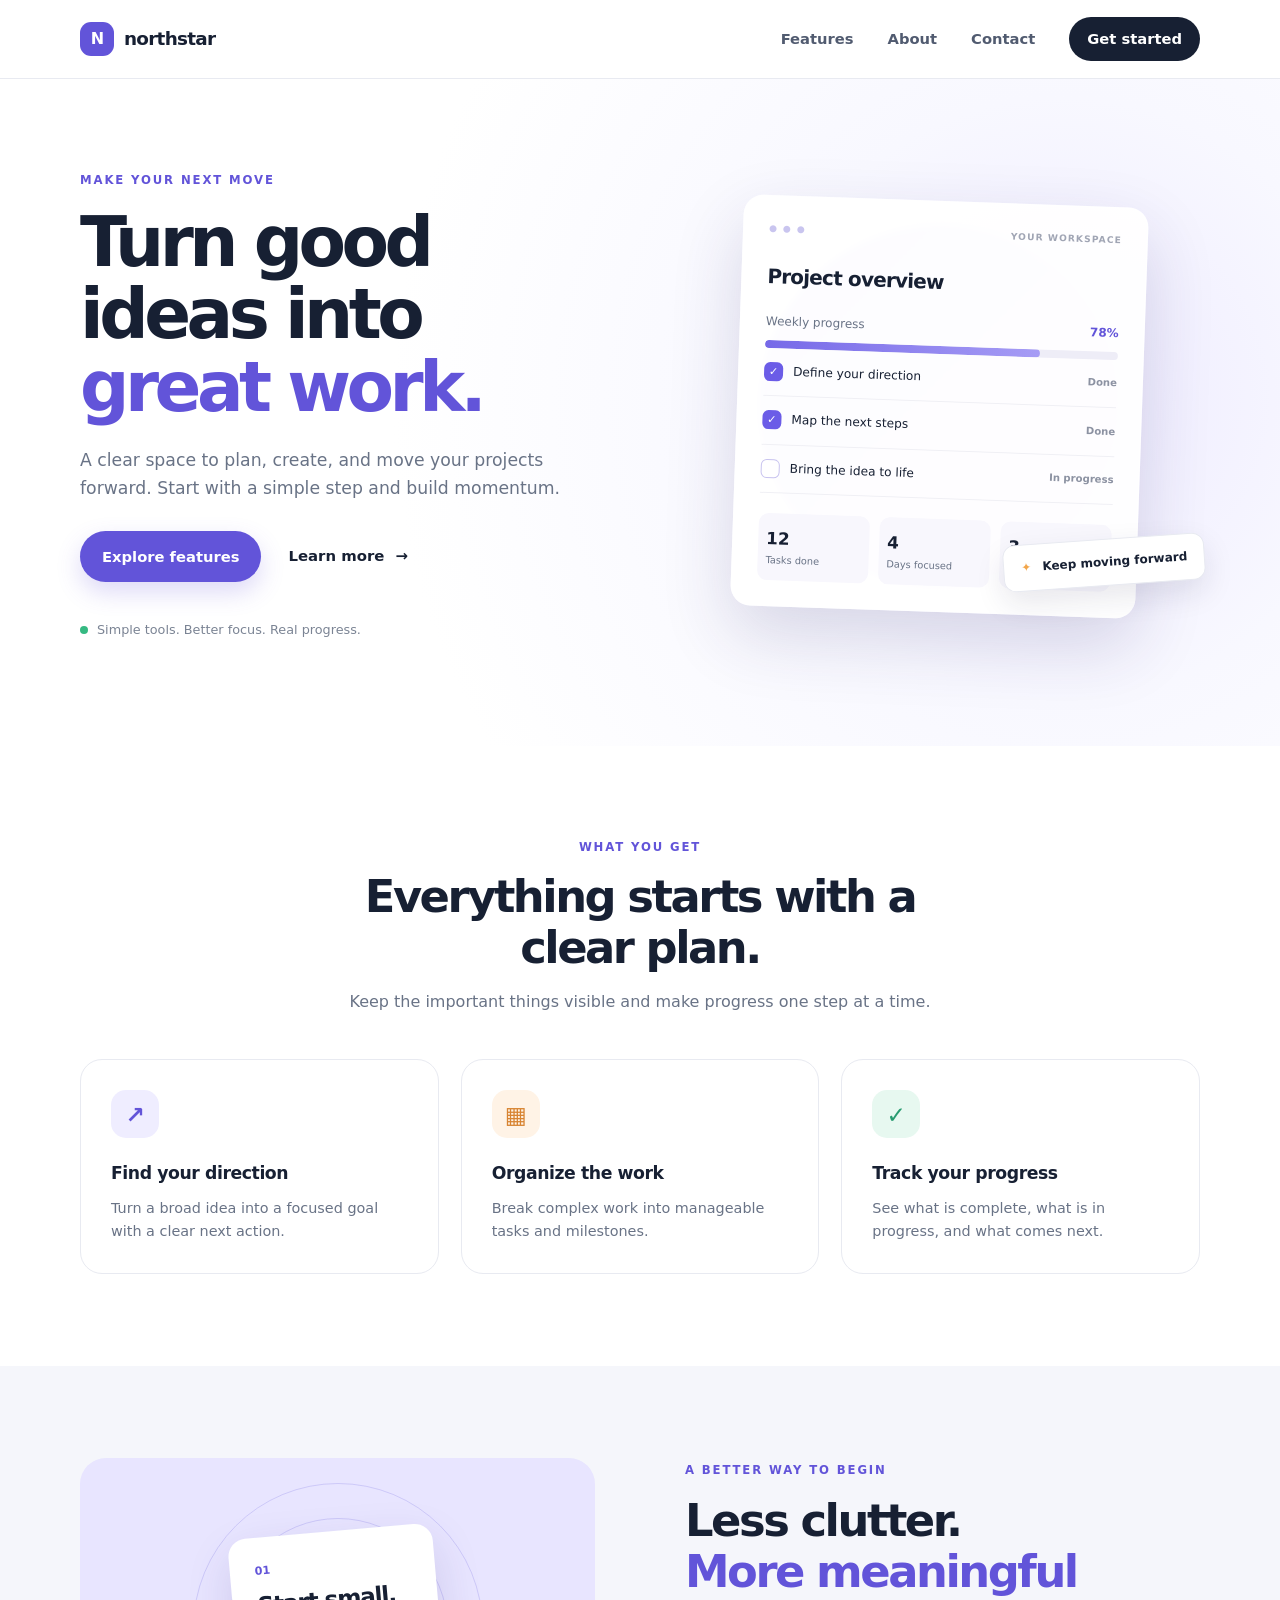
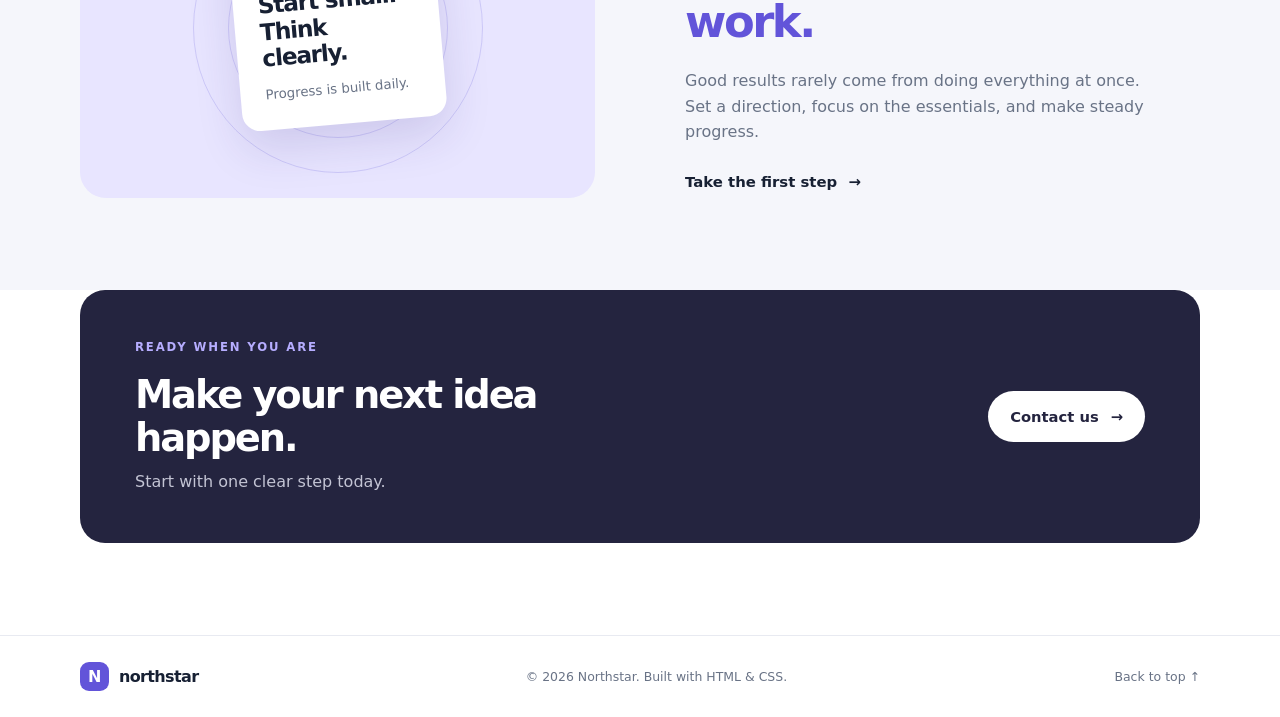
<file: week-1-wireframe-project/index.html>
<!DOCTYPE html>
<html lang="en">
<head>
  <meta charset="UTF-8">
  <meta name="viewport" content="width=device-width, initial-scale=1.0">
  <meta name="description" content="A responsive landing page built with semantic HTML and CSS.">
  <title>Northstar — Build Something Great</title>
  <link rel="stylesheet" href="style.css">
</head>
<body>
  <header class="site-header">
    <div class="container header-inner">
      <a class="logo" href="#" aria-label="Northstar home"><span class="logo-mark">N</span> northstar</a>
      <button class="menu-toggle" type="button" aria-label="Toggle navigation" aria-expanded="false">
        <span></span><span></span><span></span>
      </button>
      <nav class="navigation" aria-label="Main navigation">
        <a href="#features">Features</a>
        <a href="#about">About</a>
        <a href="#contact">Contact</a>
        <a class="nav-cta" href="#contact">Get started</a>
      </nav>
    </div>
  </header>

  <main>
    <section class="hero">
      <div class="container hero-grid">
        <div class="hero-copy">
          <p class="eyebrow">MAKE YOUR NEXT MOVE</p>
          <h1>Turn good ideas into <span>great work.</span></h1>
          <p class="hero-description">A clear space to plan, create, and move your projects forward. Start with a simple step and build momentum.</p>
          <div class="hero-actions">
            <a class="button button-primary" href="#features">Explore features</a>
            <a class="text-link" href="#about">Learn more <span aria-hidden="true">→</span></a>
          </div>
          <div class="hero-note"><span class="status-dot"></span> Simple tools. Better focus. Real progress.</div>
        </div>
        <div class="hero-visual" aria-label="Illustration of a project dashboard">
          <div class="visual-glow"></div>
          <div class="dashboard-card">
            <div class="dashboard-top"><span class="window-dots">● ● ●</span><span>YOUR WORKSPACE</span></div>
            <div class="dashboard-heading">Project overview</div>
            <div class="progress-label"><span>Weekly progress</span><strong>78%</strong></div>
            <div class="progress-track"><span></span></div>
            <div class="task-row"><span class="task-check">✓</span><span>Define your direction</span><b>Done</b></div>
            <div class="task-row"><span class="task-check">✓</span><span>Map the next steps</span><b>Done</b></div>
            <div class="task-row"><span class="task-pending"></span><span>Bring the idea to life</span><b>In progress</b></div>
            <div class="mini-stats"><div><strong>12</strong><small>Tasks done</small></div><div><strong>4</strong><small>Days focused</small></div><div><strong>3</strong><small>Milestones</small></div></div>
          </div>
          <div class="floating-tag"><span>✦</span> Keep moving forward</div>
        </div>
      </div>
    </section>

    <section class="features section" id="features">
      <div class="container">
        <div class="section-heading">
          <p class="eyebrow">WHAT YOU GET</p>
          <h2>Everything starts with a clear plan.</h2>
          <p>Keep the important things visible and make progress one step at a time.</p>
        </div>
        <div class="feature-grid">
          <article class="feature-card">
            <div class="feature-icon icon-purple">↗</div>
            <h3>Find your direction</h3>
            <p>Turn a broad idea into a focused goal with a clear next action.</p>
          </article>
          <article class="feature-card">
            <div class="feature-icon icon-orange">▦</div>
            <h3>Organize the work</h3>
            <p>Break complex work into manageable tasks and milestones.</p>
          </article>
          <article class="feature-card">
            <div class="feature-icon icon-green">✓</div>
            <h3>Track your progress</h3>
            <p>See what is complete, what is in progress, and what comes next.</p>
          </article>
        </div>
      </div>
    </section>

    <section class="about-section section" id="about">
      <div class="container about-grid">
        <div class="about-art"><div class="art-circle circle-one"></div><div class="art-circle circle-two"></div><div class="art-message"><span>01</span><strong>Start small.<br>Think clearly.</strong><small>Progress is built daily.</small></div></div>
        <div class="about-copy">
          <p class="eyebrow">A BETTER WAY TO BEGIN</p>
          <h2>Less clutter.<br><span>More meaningful work.</span></h2>
          <p>Good results rarely come from doing everything at once. Set a direction, focus on the essentials, and make steady progress.</p>
          <a class="text-link" href="#contact">Take the first step <span aria-hidden="true">→</span></a>
        </div>
      </div>
    </section>

    <section class="contact-section section" id="contact">
      <div class="container contact-panel">
        <div><p class="eyebrow">READY WHEN YOU ARE</p><h2>Make your next idea happen.</h2><p>Start with one clear step today.</p></div>
        <a class="button button-light" href="mailto:hello@example.com">Contact us <span aria-hidden="true">→</span></a>
      </div>
    </section>
  </main>

  <footer class="site-footer">
    <div class="container footer-inner">
      <a class="logo footer-logo" href="#"><span class="logo-mark">N</span> northstar</a>
      <p>© 2026 Northstar. Built with HTML & CSS.</p>
      <a href="#top" class="back-top">Back to top ↑</a>
    </div>
  </footer>
  <script>
    const menuButton = document.querySelector('.menu-toggle');
    const navigation = document.querySelector('.navigation');
    menuButton.addEventListener('click', () => {
      const isOpen = navigation.classList.toggle('is-open');
      menuButton.setAttribute('aria-expanded', String(isOpen));
    });
    navigation.querySelectorAll('a').forEach(link => {
      link.addEventListener('click', () => {
        navigation.classList.remove('is-open');
        menuButton.setAttribute('aria-expanded', 'false');
      });
    });
  </script>
</body>
</html>
</file>
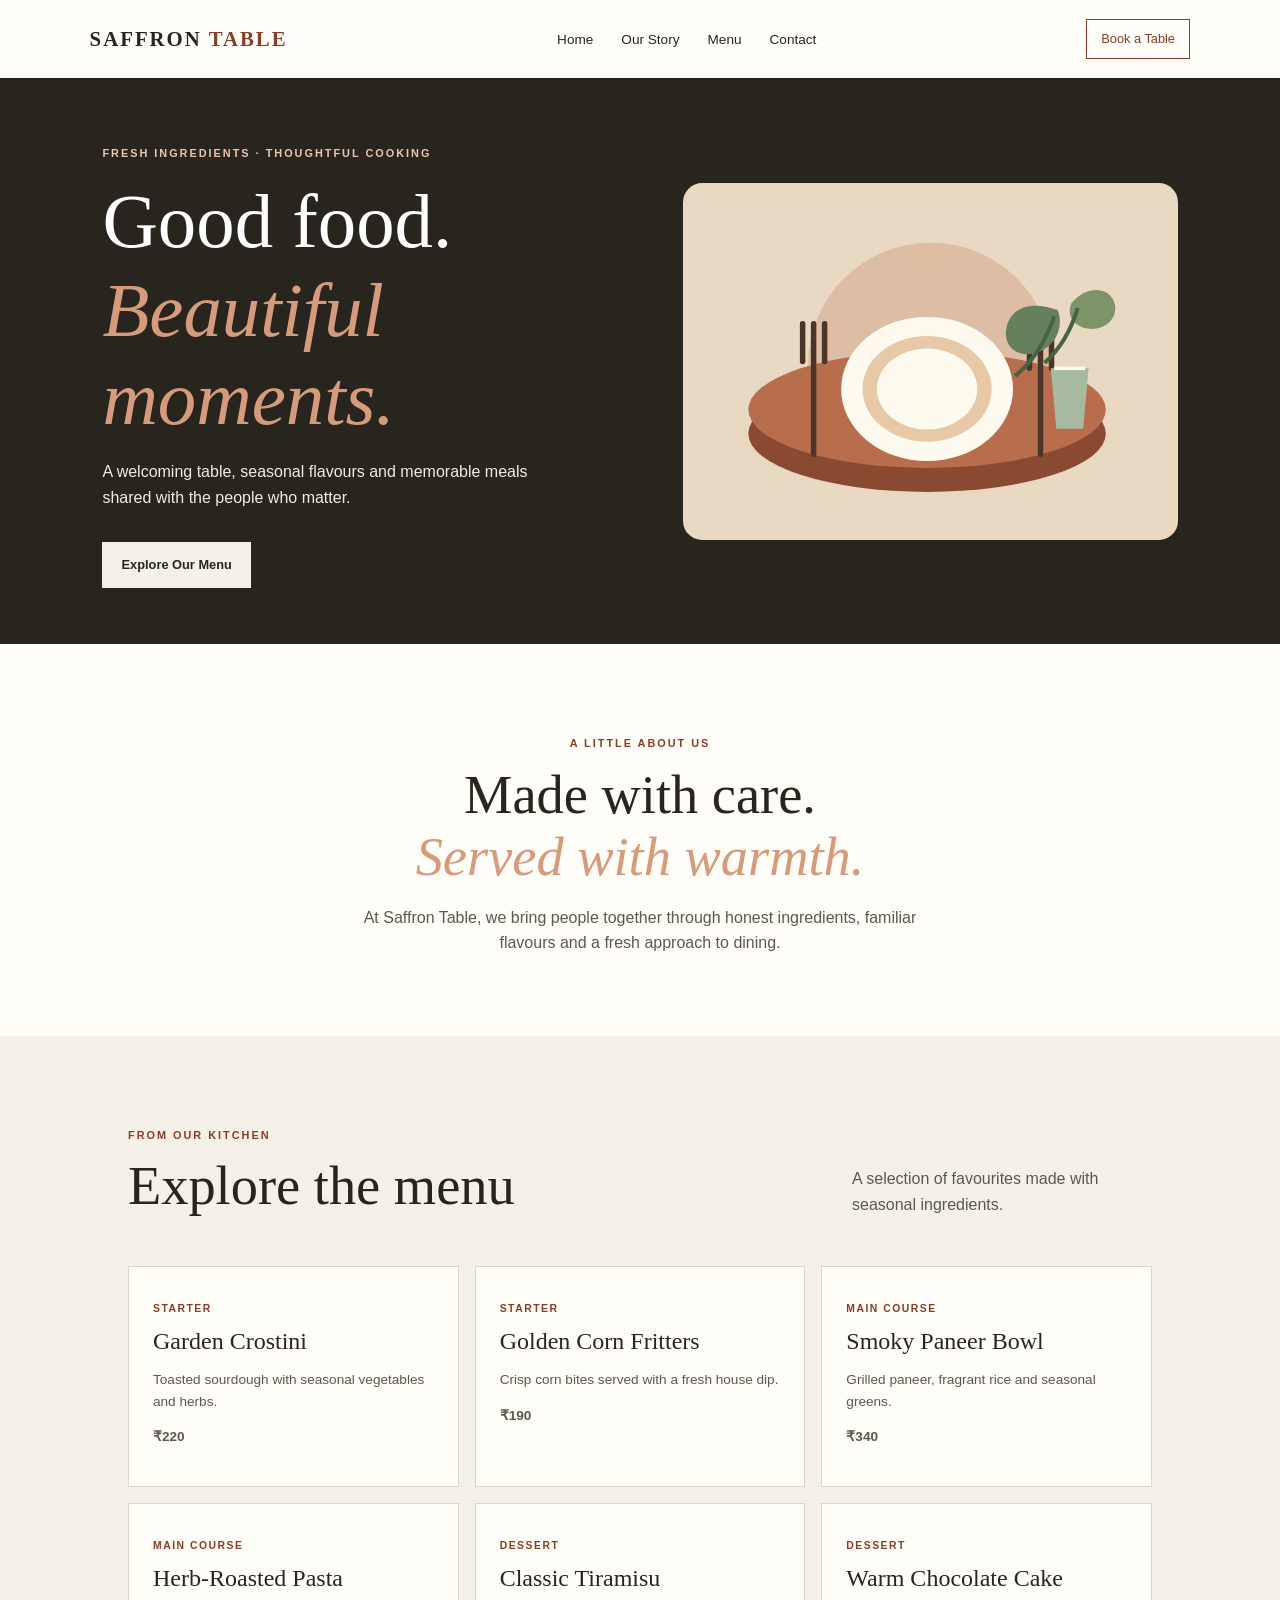
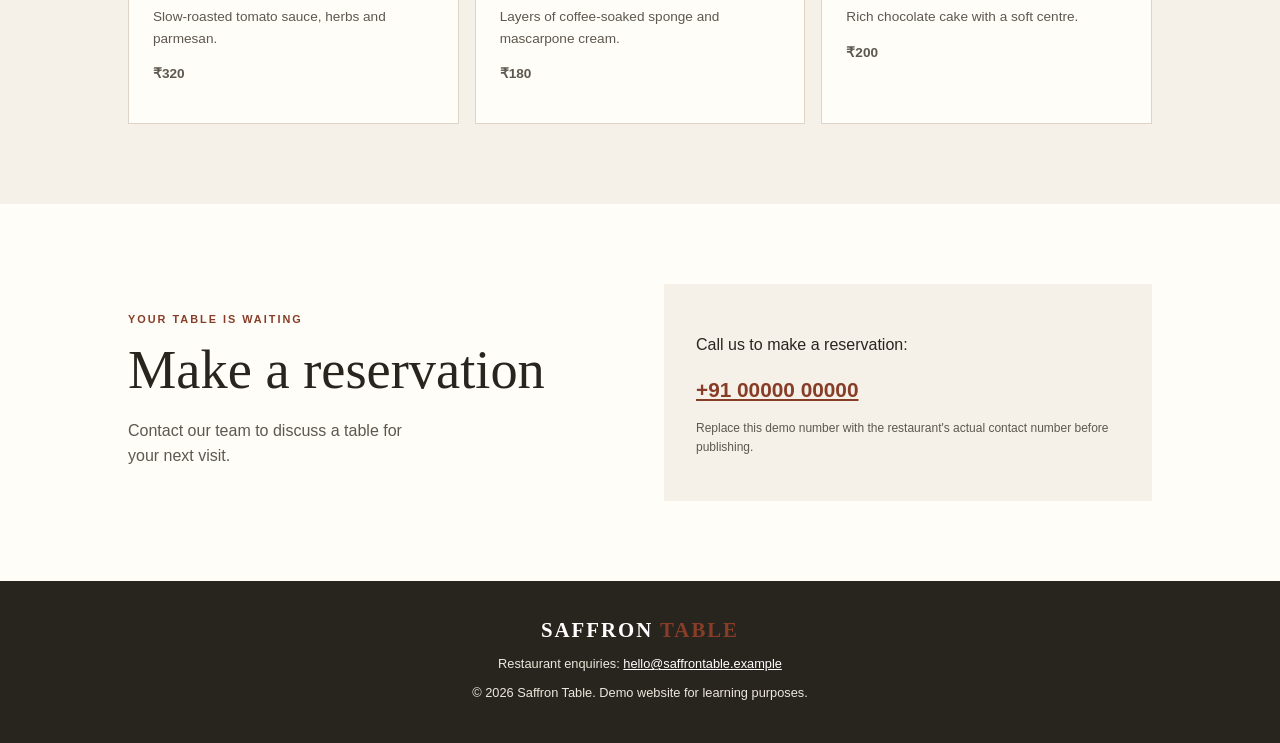
<file: Week-4/index.html>
<!DOCTYPE html>
<html lang="en">
<head>
  <meta charset="UTF-8">
  <meta name="viewport" content="width=device-width, initial-scale=1.0">
  <meta name="description" content="Saffron Table serves seasonal dishes in a warm, welcoming setting. Explore the menu and send a reservation request.">
  <meta name="theme-color" content="#28251f">
  <title>Saffron Table | Good Food, Beautiful Moments</title>
  <link rel="preload" href="images/restaurant-hero.svg" as="image" type="image/svg+xml">
  <link rel="stylesheet" href="style.css">
</head>
<body>
  <a class="skip-link" href="#main-content">Skip to main content</a>

  <header class="site-header">
    <a class="brand" href="#home" aria-label="Saffron Table home">SAFFRON <span>TABLE</span></a>
    <nav aria-label="Main navigation">
      <ul class="nav-list">
        <li><a href="#home">Home</a></li>
        <li><a href="#story">Our Story</a></li>
        <li><a href="#menu">Menu</a></li>
        <li><a href="#contact">Contact</a></li>
      </ul>
    </nav>
    <a class="header-cta" href="#reservation">Book a Table</a>
  </header>

  <main id="main-content">
    <section class="hero" id="home" aria-labelledby="hero-title">
      <div class="hero-content">
        <p class="eyebrow">FRESH INGREDIENTS · THOUGHTFUL COOKING</p>
        <h1 id="hero-title">Good food.<br><em>Beautiful moments.</em></h1>
        <p class="hero-copy">A welcoming table, seasonal flavours and memorable meals shared with the people who matter.</p>
        <a class="button button-light" href="#menu">Explore Our Menu</a>
      </div>
      <img class="hero-art" src="images/restaurant-hero.svg" alt="Illustration of a dining table set with a plate, cutlery and a vase of flowers" width="720" height="520" fetchpriority="high">
    </section>

    <section class="intro section" id="story" aria-labelledby="story-title">
      <p class="eyebrow">A LITTLE ABOUT US</p>
      <h2 id="story-title">Made with care.<br><em>Served with warmth.</em></h2>
      <p>At Saffron Table, we bring people together through honest ingredients, familiar flavours and a fresh approach to dining.</p>
    </section>

    <section class="menu-section section" id="menu" aria-labelledby="menu-title">
      <div class="section-heading">
        <div><p class="eyebrow">FROM OUR KITCHEN</p><h2 id="menu-title">Explore the menu</h2></div>
        <p>A selection of favourites made with seasonal ingredients.</p>
      </div>
      <div class="menu-grid">
        <article class="menu-card">
          <p class="dish-type">STARTER</p><h3>Garden Crostini</h3>
          <p>Toasted sourdough with seasonal vegetables and herbs.</p><p class="price">₹220</p>
        </article>
        <article class="menu-card">
          <p class="dish-type">STARTER</p><h3>Golden Corn Fritters</h3>
          <p>Crisp corn bites served with a fresh house dip.</p><p class="price">₹190</p>
        </article>
        <article class="menu-card">
          <p class="dish-type">MAIN COURSE</p><h3>Smoky Paneer Bowl</h3>
          <p>Grilled paneer, fragrant rice and seasonal greens.</p><p class="price">₹340</p>
        </article>
        <article class="menu-card">
          <p class="dish-type">MAIN COURSE</p><h3>Herb-Roasted Pasta</h3>
          <p>Slow-roasted tomato sauce, herbs and parmesan.</p><p class="price">₹320</p>
        </article>
        <article class="menu-card">
          <p class="dish-type">DESSERT</p><h3>Classic Tiramisu</h3>
          <p>Layers of coffee-soaked sponge and mascarpone cream.</p><p class="price">₹180</p>
        </article>
        <article class="menu-card">
          <p class="dish-type">DESSERT</p><h3>Warm Chocolate Cake</h3>
          <p>Rich chocolate cake with a soft centre.</p><p class="price">₹200</p>
        </article>
      </div>
    </section>

    <section class="reservation-section section" id="reservation" aria-labelledby="reservation-title">
      <div>
        <p class="eyebrow">YOUR TABLE IS WAITING</p>
        <h2 id="reservation-title">Make a reservation</h2>
        <p class="section-copy">Contact our team to discuss a table for your next visit.</p>
      </div>
      <div class="reservation-panel">
        <p>Call us to make a reservation:</p>
        <a class="phone-link" href="tel:+910000000000">+91 00000 00000</a>
        <p class="small-note">Replace this demo number with the restaurant's actual contact number before publishing.</p>
      </div>
    </section>
  </main>

  <footer class="site-footer" id="contact">
    <a class="brand brand-footer" href="#home">SAFFRON <span>TABLE</span></a>
    <address>Restaurant enquiries: <a href="mailto:hello@saffrontable.example">hello@saffrontable.example</a></address>
    <p>© 2026 Saffron Table. Demo website for learning purposes.</p>
  </footer>
</body>
</html>
</file>
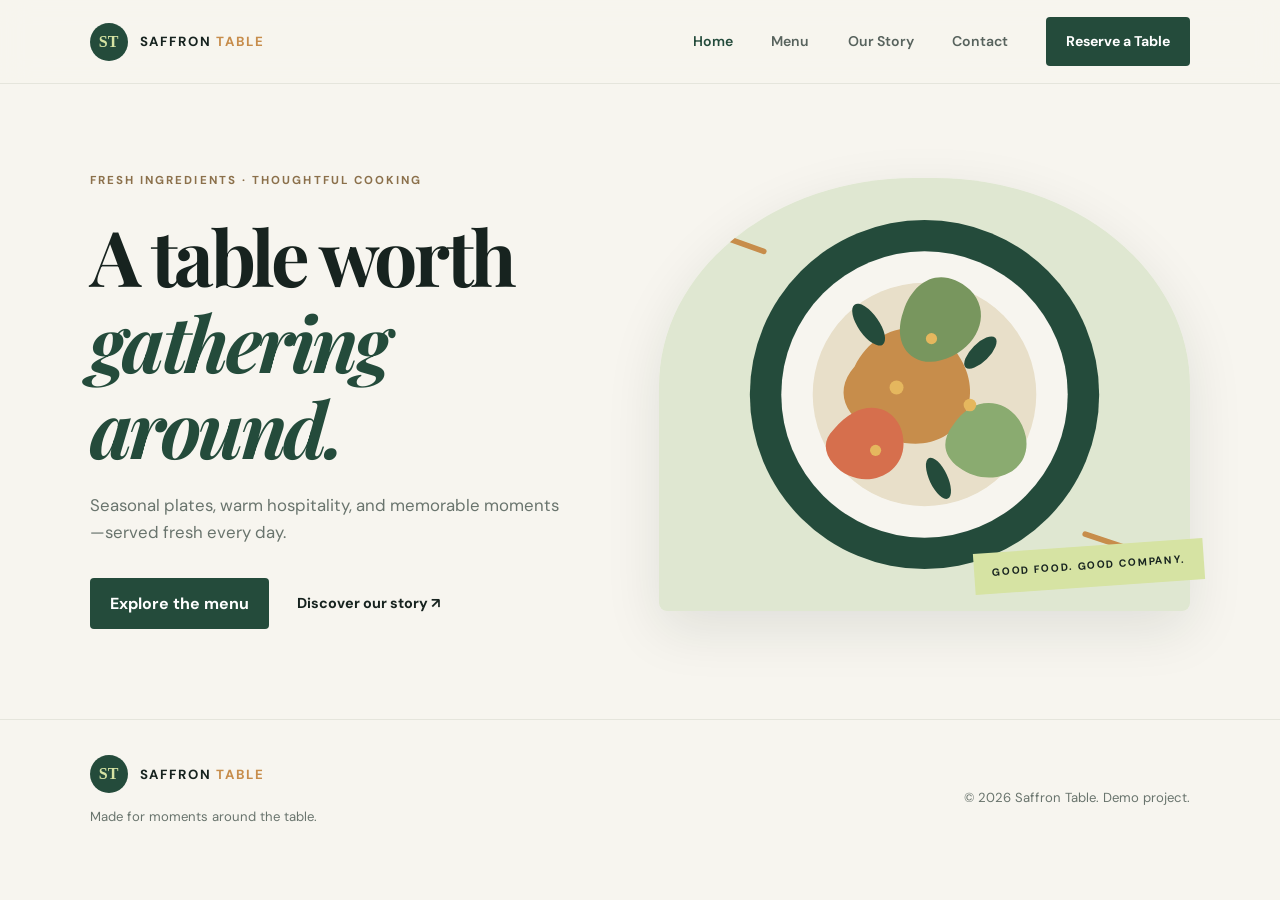
<file: Week-5/index.html>
<!DOCTYPE html>
<html lang="en">
<head>
  <meta charset="UTF-8">
  <meta name="viewport" content="width=device-width, initial-scale=1.0">
  <meta name="description" content="Explore Saffron Table, a modern restaurant experience. Browse the menu, learn our story, and request a table.">
  <meta name="theme-color" content="#17231f">
  <title>Saffron Table | A Modern Dining Experience</title>
  <link rel="preload" href="assets/restaurant-hero.svg" as="image" type="image/svg+xml">
  <link rel="stylesheet" href="style.css">
  <script src="app.js" defer></script>
</head>
<body>
  <a class="skip-link" href="#app-main">Skip to content</a>
  <header class="site-header">
    <a class="brand" href="#home" aria-label="Saffron Table home">
      <span class="brand-mark" aria-hidden="true">ST</span>
      <span>SAFFRON <em>TABLE</em></span>
    </a>
    <button class="menu-toggle" id="menu-toggle" type="button" aria-expanded="false" aria-controls="primary-nav" aria-label="Open navigation">
      <span></span><span></span><span></span>
    </button>
    <nav class="primary-nav" id="primary-nav" aria-label="Main navigation">
      <a href="#home" data-route="home">Home</a>
      <a href="#menu" data-route="menu">Menu</a>
      <a href="#story" data-route="story">Our Story</a>
      <a href="#contact" data-route="contact">Contact</a>
      <a class="nav-cta" href="#reservation" data-route="reservation">Reserve a Table</a>
    </nav>
  </header>

  <main id="app-main" tabindex="-1">
    <div id="page-content" aria-live="polite" aria-busy="false">
      <!-- JavaScript renders the selected route here. -->
      <section class="hero">
        <div class="hero-copy">
          <p class="eyebrow">FRESH INGREDIENTS · THOUGHTFUL COOKING</p>
          <h1>A table worth<br><span>gathering around.</span></h1>
          <p class="hero-description">Seasonal plates, warm hospitality, and memorable moments—served fresh every day.</p>
          <div class="hero-actions">
            <a class="button button-primary" href="#menu">Explore the menu</a>
            <a class="text-link" href="#story">Discover our story <span aria-hidden="true">↗</span></a>
          </div>
        </div>
        <div class="hero-art">
          <img src="assets/restaurant-hero.svg" alt="Illustration of a thoughtfully arranged restaurant meal with fresh herbs and vegetables" width="760" height="620">
          <span class="art-note">GOOD FOOD. GOOD COMPANY.</span>
        </div>
      </section>
    </div>
  </main>

  <footer class="site-footer">
    <div><a class="brand footer-brand" href="#home"><span class="brand-mark">ST</span><span>SAFFRON <em>TABLE</em></span></a><p>Made for moments around the table.</p></div>
    <p>© <span id="year"></span> Saffron Table. Demo project.</p>
  </footer>
  <div class="toast" id="toast" role="status" aria-live="polite"></div>
</body>
</html>
</file>
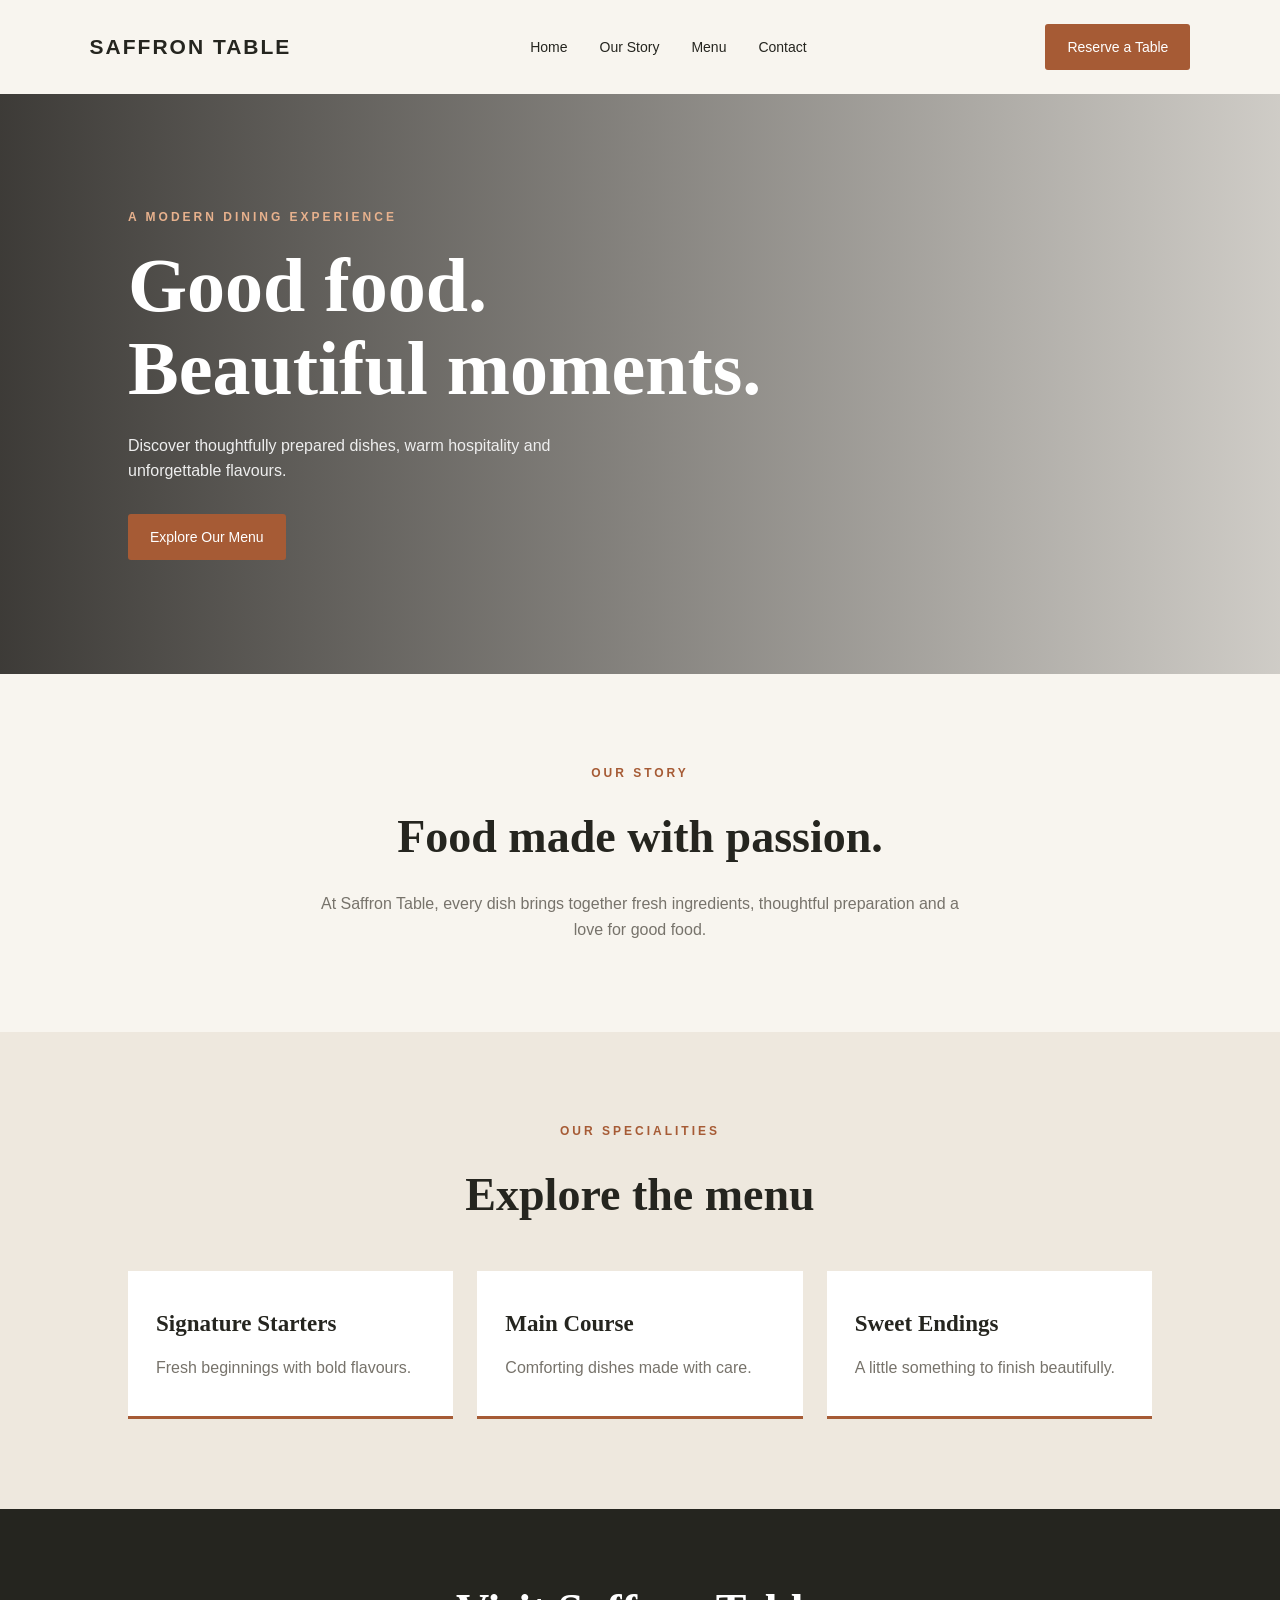
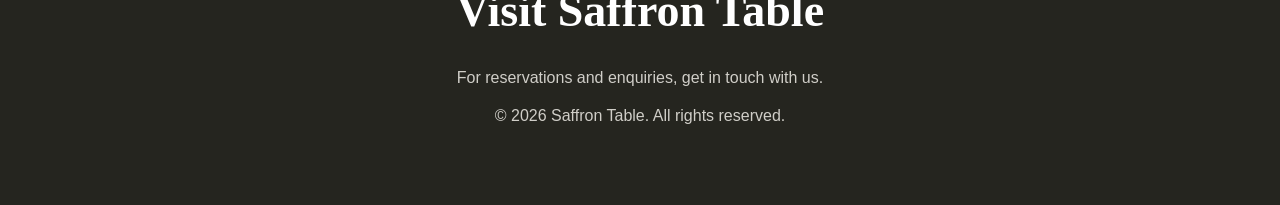
<file: Week-2/Week-2/index.html>
<!DOCTYPE html>
<html lang="en">
<head>
    <meta charset="UTF-8">
    <meta name="viewport" content="width=device-width, initial-scale=1.0">
    <meta name="description" content="Saffron Table - Modern dining and authentic flavours.">
    <title>Saffron Table | Modern Dining</title>
    <link rel="stylesheet" href="style.css">
</head>
<body>

    <header class="site-header">
        <a class="logo" href="#home">SAFFRON TABLE</a>

        <nav aria-label="Main navigation">
            <a href="#home">Home</a>
            <a href="#about">Our Story</a>
            <a href="#menu">Menu</a>
            <a href="#contact">Contact</a>
        </nav>

        <a class="reservation-btn" href="#contact">Reserve a Table</a>
    </header>

    <main>
        <section class="hero" id="home">
            <div class="hero-content">
                <p class="eyebrow">A MODERN DINING EXPERIENCE</p>
                <h1>Good food.<br>Beautiful moments.</h1>
                <p>Discover thoughtfully prepared dishes, warm hospitality and unforgettable flavours.</p>
                <a class="primary-btn" href="#menu">Explore Our Menu</a>
            </div>
        </section>

        <section class="section" id="about">
            <p class="eyebrow">OUR STORY</p>
            <h2>Food made with passion.</h2>
            <p>At Saffron Table, every dish brings together fresh ingredients, thoughtful preparation and a love for good food.</p>
        </section>

        <section class="section menu-section" id="menu">
            <p class="eyebrow">OUR SPECIALITIES</p>
            <h2>Explore the menu</h2>
            <div class="menu-grid">
                <article class="menu-card">
                    <h3>Signature Starters</h3>
                    <p>Fresh beginnings with bold flavours.</p>
                </article>
                <article class="menu-card">
                    <h3>Main Course</h3>
                    <p>Comforting dishes made with care.</p>
                </article>
                <article class="menu-card">
                    <h3>Sweet Endings</h3>
                    <p>A little something to finish beautifully.</p>
                </article>
            </div>
        </section>
    </main>

    <footer id="contact">
        <h2>Visit Saffron Table</h2>
        <p>For reservations and enquiries, get in touch with us.</p>
        <p>© 2026 Saffron Table. All rights reserved.</p>
    </footer>

</body>
</html>
</file>
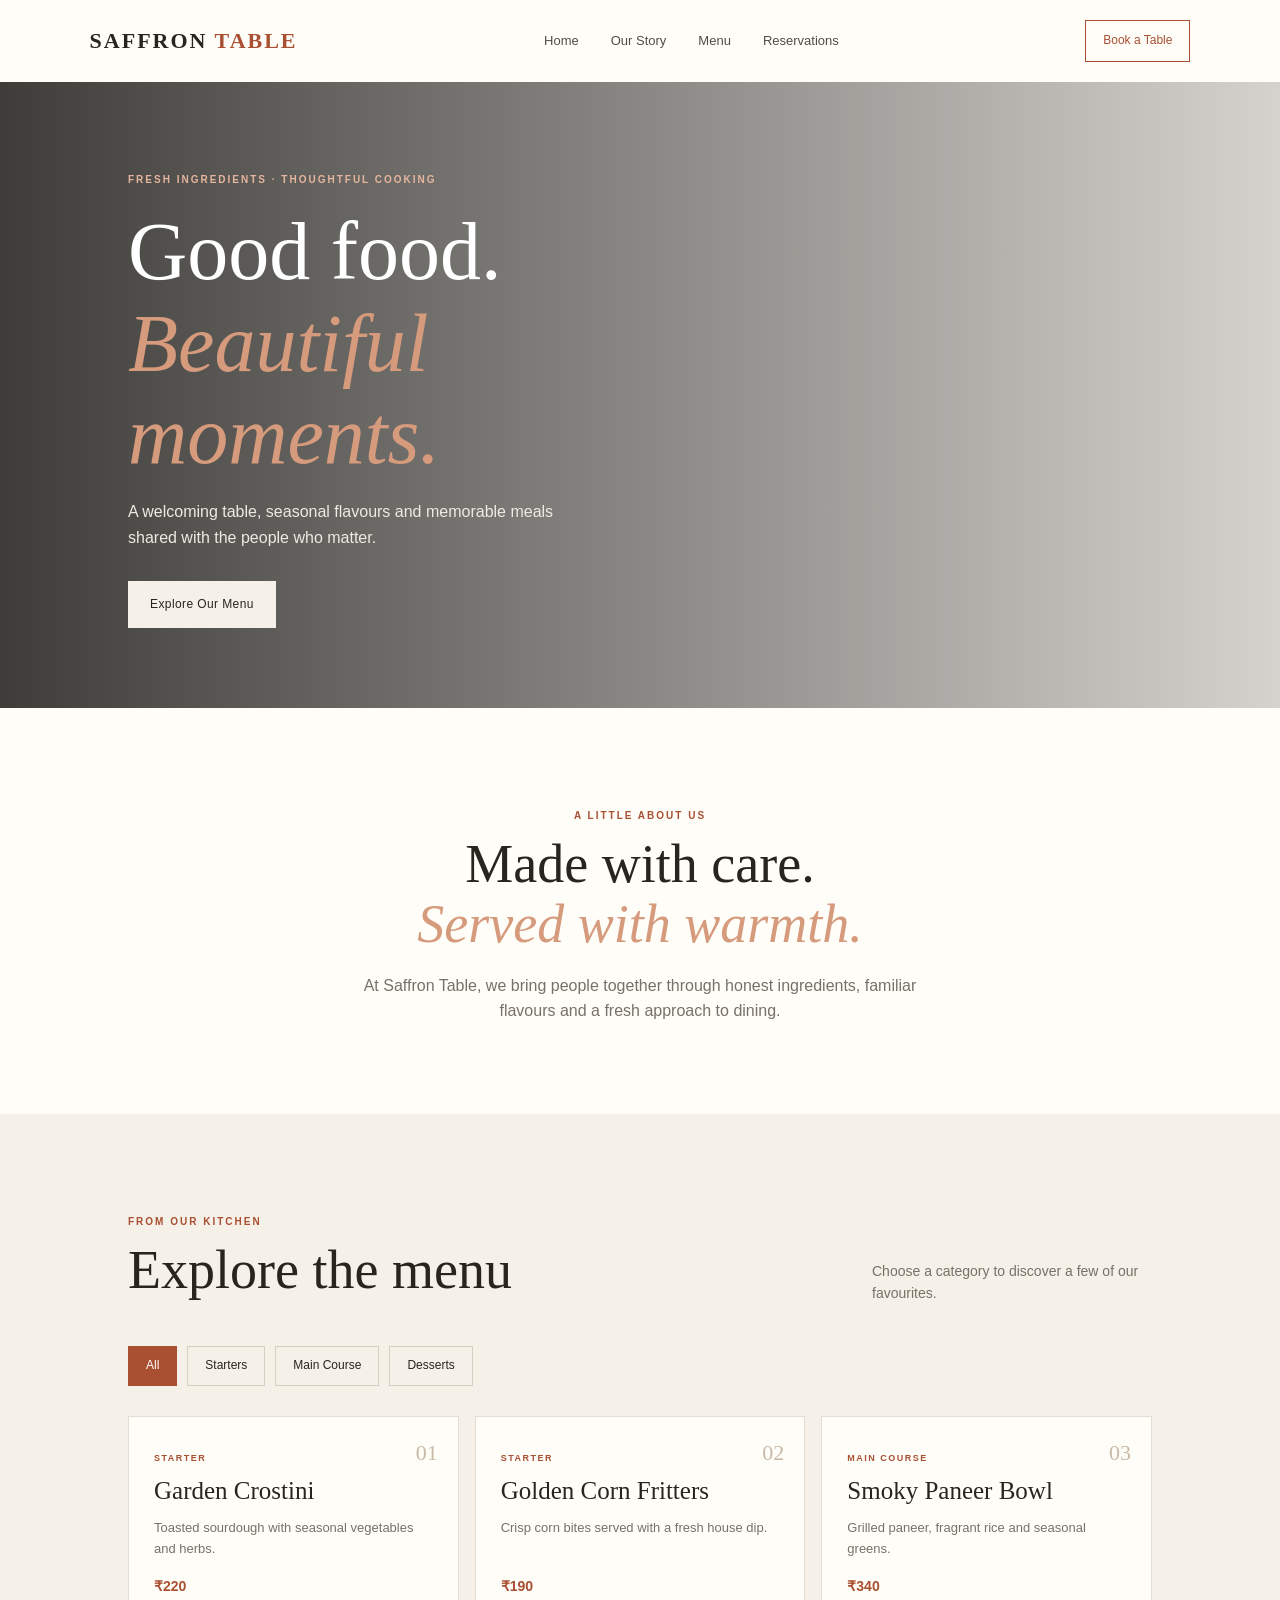
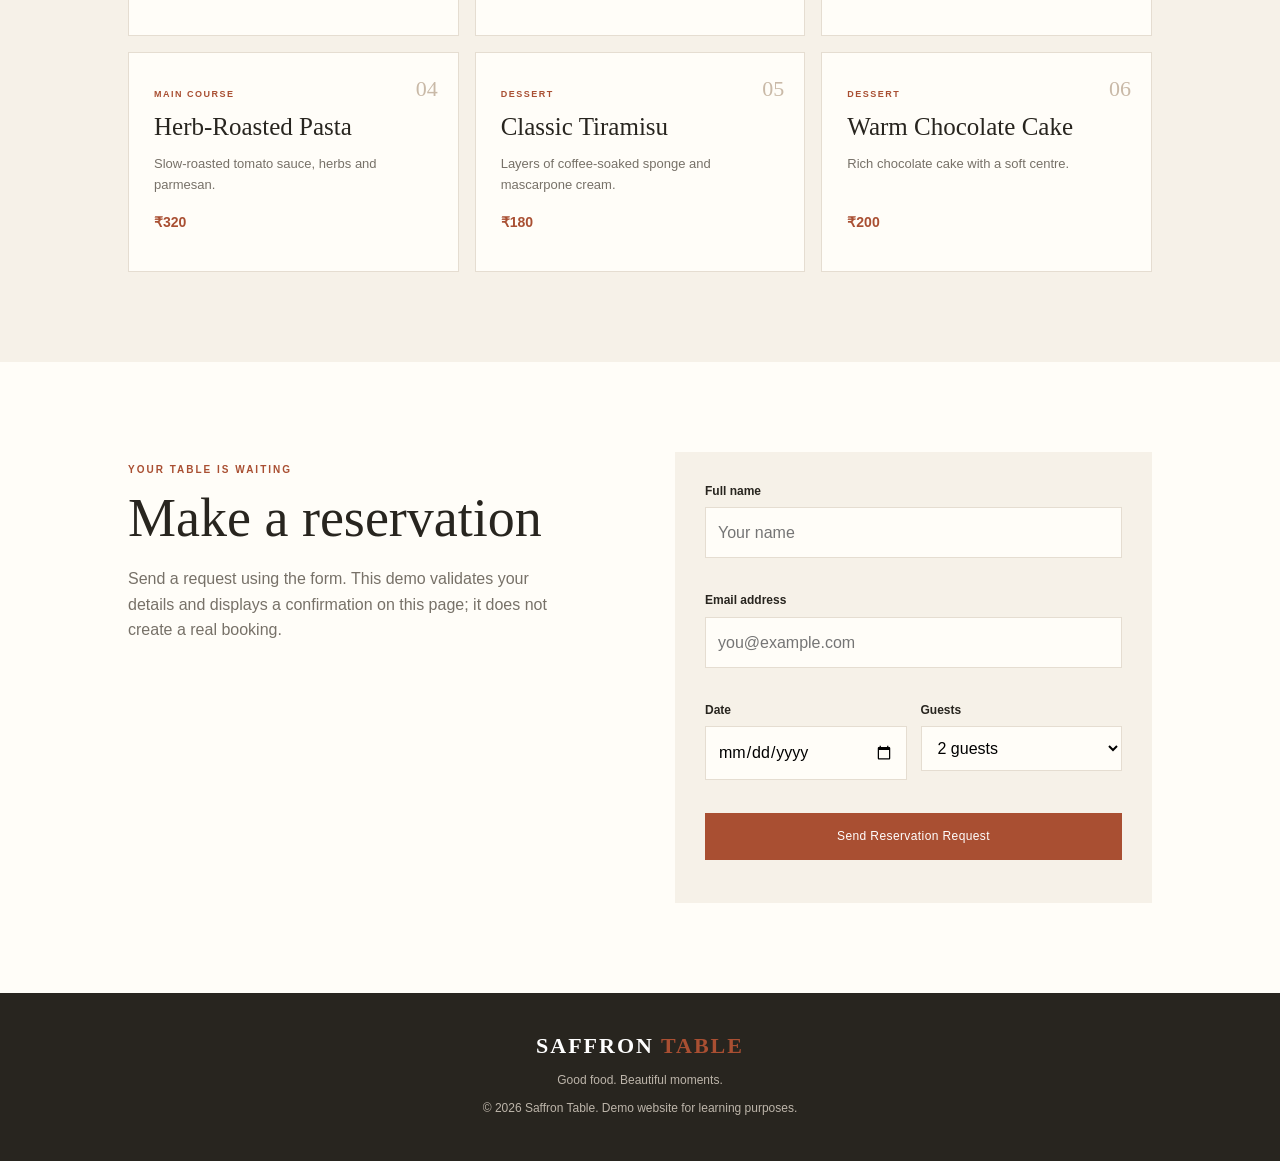
<file: Week-3/Week-3/index.html>
<!DOCTYPE html>
<html lang="en">
<head>
  <meta charset="UTF-8">
  <meta name="viewport" content="width=device-width, initial-scale=1.0">
  <meta name="description" content="Saffron Table restaurant website with interactive menu and reservation form.">
  <title>Saffron Table | Interactive Restaurant Website</title>
  <link rel="stylesheet" href="style.css">
  <script src="script.js" defer></script>
</head>
<body>
  <header class="site-header">
    <a class="brand" href="#home" aria-label="Saffron Table home">SAFFRON <span>TABLE</span></a>
    <button class="menu-toggle" id="menuToggle" aria-label="Open navigation" aria-expanded="false" aria-controls="mainNav">
      <span></span><span></span><span></span>
    </button>
    <nav class="main-nav" id="mainNav">
      <a href="#home">Home</a>
      <a href="#story">Our Story</a>
      <a href="#menu">Menu</a>
      <a href="#reservation">Reservations</a>
    </nav>
    <a class="header-cta" href="#reservation">Book a Table</a>
  </header>

  <main>
    <section class="hero" id="home">
      <div class="hero-content">
        <p class="eyebrow">FRESH INGREDIENTS · THOUGHTFUL COOKING</p>
        <h1>Good food.<br><em>Beautiful moments.</em></h1>
        <p class="hero-copy">A welcoming table, seasonal flavours and memorable meals shared with the people who matter.</p>
        <a class="button button-light" href="#menu">Explore Our Menu</a>
      </div>
    </section>

    <section class="intro section" id="story">
      <p class="eyebrow">A LITTLE ABOUT US</p>
      <h2>Made with care.<br><em>Served with warmth.</em></h2>
      <p>At Saffron Table, we bring people together through honest ingredients, familiar flavours and a fresh approach to dining.</p>
    </section>

    <section class="menu-section section" id="menu">
      <div class="section-heading">
        <div><p class="eyebrow">FROM OUR KITCHEN</p><h2>Explore the menu</h2></div>
        <p>Choose a category to discover a few of our favourites.</p>
      </div>
      <div class="filters" role="group" aria-label="Filter menu items">
        <button class="filter-button active" data-filter="all" aria-pressed="true">All</button>
        <button class="filter-button" data-filter="starters" aria-pressed="false">Starters</button>
        <button class="filter-button" data-filter="mains" aria-pressed="false">Main Course</button>
        <button class="filter-button" data-filter="desserts" aria-pressed="false">Desserts</button>
      </div>
      <div class="menu-grid" id="menuGrid">
        <article class="menu-card" data-category="starters"><div class="dish-number">01</div><p class="dish-type">STARTER</p><h3>Garden Crostini</h3><p>Toasted sourdough with seasonal vegetables and herbs.</p><strong>₹220</strong></article>
        <article class="menu-card" data-category="starters"><div class="dish-number">02</div><p class="dish-type">STARTER</p><h3>Golden Corn Fritters</h3><p>Crisp corn bites served with a fresh house dip.</p><strong>₹190</strong></article>
        <article class="menu-card" data-category="mains"><div class="dish-number">03</div><p class="dish-type">MAIN COURSE</p><h3>Smoky Paneer Bowl</h3><p>Grilled paneer, fragrant rice and seasonal greens.</p><strong>₹340</strong></article>
        <article class="menu-card" data-category="mains"><div class="dish-number">04</div><p class="dish-type">MAIN COURSE</p><h3>Herb-Roasted Pasta</h3><p>Slow-roasted tomato sauce, herbs and parmesan.</p><strong>₹320</strong></article>
        <article class="menu-card" data-category="desserts"><div class="dish-number">05</div><p class="dish-type">DESSERT</p><h3>Classic Tiramisu</h3><p>Layers of coffee-soaked sponge and mascarpone cream.</p><strong>₹180</strong></article>
        <article class="menu-card" data-category="desserts"><div class="dish-number">06</div><p class="dish-type">DESSERT</p><h3>Warm Chocolate Cake</h3><p>Rich chocolate cake with a soft centre.</p><strong>₹200</strong></article>
      </div>
      <p class="empty-message" id="emptyMessage" hidden>No menu items found in this category.</p>
    </section>

    <section class="reservation-section section" id="reservation">
      <div class="reservation-copy">
        <p class="eyebrow">YOUR TABLE IS WAITING</p>
        <h2>Make a reservation</h2>
        <p>Send a request using the form. This demo validates your details and displays a confirmation on this page; it does not create a real booking.</p>
      </div>
      <form class="reservation-form" id="reservationForm" novalidate>
        <div class="form-row">
          <label for="guestName">Full name</label>
          <input id="guestName" name="guestName" type="text" placeholder="Your name" required>
          <small class="field-error" id="nameError"></small>
        </div>
        <div class="form-row">
          <label for="guestEmail">Email address</label>
          <input id="guestEmail" name="guestEmail" type="email" placeholder="you@example.com" required>
          <small class="field-error" id="emailError"></small>
        </div>
        <div class="form-row split">
          <div><label for="bookingDate">Date</label><input id="bookingDate" name="bookingDate" type="date" required><small class="field-error" id="dateError"></small></div>
          <div><label for="guestCount">Guests</label><select id="guestCount" name="guestCount"><option value="1">1 guest</option><option value="2" selected>2 guests</option><option value="3">3 guests</option><option value="4">4 guests</option><option value="5">5 guests</option><option value="6">6 guests</option></select></div>
        </div>
        <button class="button button-dark" type="submit">Send Reservation Request</button>
        <p class="form-feedback" id="formFeedback" role="status" aria-live="polite"></p>
      </form>
    </section>
  </main>

  <footer class="site-footer">
    <a class="brand brand-footer" href="#home">SAFFRON <span>TABLE</span></a>
    <p>Good food. Beautiful moments.</p>
    <p>© <span id="currentYear"></span> Saffron Table. Demo website for learning purposes.</p>
  </footer>
</body>
</html>
</file>
<file: week-1-wireframe-project/style.css>
/* -------------------------------------------------
   Northstar landing page | Week 1 HTML & CSS task
   Organized by: base, layout, components, responsive
-------------------------------------------------- */

:root {
  --ink: #172033;
  --muted: #697386;
  --primary: #6254d9;
  --primary-dark: #4e40c2;
  --surface: #ffffff;
  --soft: #f5f6fb;
  --line: #e8eaf1;
  --radius: 22px;
  --container: 1120px;
}

* { box-sizing: border-box; }
html { scroll-behavior: smooth; }
body {
  margin: 0;
  color: var(--ink);
  background: var(--surface);
  font-family: Inter, ui-sans-serif, system-ui, -apple-system, BlinkMacSystemFont, "Segoe UI", sans-serif;
  line-height: 1.6;
}
a { color: inherit; text-decoration: none; }
button { font: inherit; }
.container { width: min(var(--container), calc(100% - 48px)); margin-inline: auto; }

/* Header and navigation */
.site-header { position: sticky; top: 0; z-index: 10; background: rgba(255,255,255,.94); border-bottom: 1px solid var(--line); backdrop-filter: blur(12px); }
.header-inner { min-height: 78px; display: flex; align-items: center; justify-content: space-between; gap: 24px; }
.logo { display: inline-flex; align-items: center; gap: 10px; font-size: 1.15rem; font-weight: 800; letter-spacing: -.04em; }
.logo-mark { display: grid; place-items: center; width: 34px; height: 34px; color: white; background: var(--primary); border-radius: 11px; font-size: 1rem; }
.navigation { display: flex; align-items: center; gap: 34px; color: #515b70; font-size: .92rem; font-weight: 600; }
.navigation a:hover, .text-link:hover { color: var(--primary); }
.navigation .nav-cta { padding: 10px 18px; color: white; background: var(--ink); border-radius: 999px; }
.navigation .nav-cta:hover { color: white; background: var(--primary); }
.menu-toggle { display: none; border: 0; background: transparent; padding: 8px; cursor: pointer; }
.menu-toggle span { display: block; width: 23px; height: 2px; margin: 5px; background: var(--ink); }

/* Hero */
.hero { overflow: hidden; padding: 92px 0 105px; background: radial-gradient(circle at 83% 48%, #eeebff 0, #f8f8ff 27%, #fff 60%); }
.hero-grid { display: grid; grid-template-columns: 1.02fr .98fr; align-items: center; gap: 56px; }
.eyebrow { margin: 0 0 16px; color: var(--primary); font-size: .73rem; font-weight: 800; letter-spacing: .16em; }
.hero h1 { max-width: 590px; margin: 0; font-size: clamp(2.8rem, 5.4vw, 4.7rem); line-height: 1.05; letter-spacing: -.065em; }
.hero h1 span, .about-copy h2 span { color: var(--primary); }
.hero-description { max-width: 510px; margin: 24px 0 28px; color: var(--muted); font-size: 1.08rem; }
.hero-actions { display: flex; align-items: center; gap: 27px; flex-wrap: wrap; }
.button { display: inline-flex; justify-content: center; align-items: center; gap: 12px; padding: 14px 22px; border-radius: 999px; font-size: .92rem; font-weight: 700; transition: transform .2s, background .2s; }
.button:hover { transform: translateY(-2px); }
.button-primary { color: white; background: var(--primary); box-shadow: 0 10px 24px rgba(98,84,217,.22); }
.button-primary:hover { background: var(--primary-dark); }
.text-link { color: var(--ink); font-size: .93rem; font-weight: 750; }
.text-link span { margin-left: 6px; }
.hero-note { display: flex; align-items: center; gap: 9px; margin-top: 38px; color: #7b8494; font-size: .8rem; }
.status-dot { width: 8px; height: 8px; border-radius: 50%; background: #35b982; }

/* Decorative dashboard illustration */
.hero-visual { position: relative; min-height: 410px; display: grid; place-items: center; }
.visual-glow { position: absolute; width: 360px; height: 360px; border-radius: 50%; background: linear-gradient(135deg, #dcd7ff, #f5eaff); filter: blur(2px); }
.dashboard-card { position: relative; width: min(100%, 405px); padding: 25px; border: 1px solid rgba(255,255,255,.9); border-radius: 20px; background: rgba(255,255,255,.92); box-shadow: 0 28px 70px rgba(43,39,100,.16); transform: rotate(2deg); }
.dashboard-top { display: flex; justify-content: space-between; color: #a0a5b4; font-size: .57rem; font-weight: 800; letter-spacing: .12em; }
.window-dots { color: #c9c5ef; letter-spacing: .15em; }
.dashboard-heading { margin: 24px 0 20px; font-size: 1.25rem; font-weight: 800; letter-spacing: -.04em; }
.progress-label { display: flex; justify-content: space-between; margin-bottom: 9px; color: var(--muted); font-size: .75rem; }
.progress-label strong { color: var(--primary); }
.progress-track { height: 8px; overflow: hidden; border-radius: 10px; background: #eeedf7; }
.progress-track span { display: block; width: 78%; height: 100%; border-radius: inherit; background: linear-gradient(90deg, #7669e8, #a69cf5); }
.task-row { display: flex; align-items: center; gap: 10px; padding: 14px 0; border-bottom: 1px solid #f0f0f5; font-size: .76rem; }
.task-row b { margin-left: auto; color: #8c92a2; font-size: .63rem; font-weight: 600; }
.task-check, .task-pending { display: grid; place-items: center; width: 19px; height: 19px; border-radius: 6px; color: white; background: #6b5ce7; font-size: .7rem; }
.task-pending { border: 1.5px solid #c8c3ef; background: white; }
.mini-stats { display: grid; grid-template-columns: repeat(3, 1fr); gap: 10px; margin-top: 20px; }
.mini-stats div { padding: 12px 8px; border-radius: 10px; background: #f8f7fd; }
.mini-stats strong, .mini-stats small { display: block; }
.mini-stats strong { font-size: 1.05rem; }
.mini-stats small { color: var(--muted); font-size: .61rem; }
.floating-tag { position: absolute; right: -5px; bottom: 25px; padding: 13px 17px; border: 1px solid var(--line); border-radius: 12px; background: white; box-shadow: 0 12px 30px rgba(30,30,70,.1); font-size: .75rem; font-weight: 700; transform: rotate(-4deg); }
.floating-tag span { margin-right: 7px; color: #f2a64b; }

/* Shared sections and feature cards */
.section { padding: 92px 0; }
.section-heading { max-width: 620px; margin: 0 auto 45px; text-align: center; }
.section-heading h2, .about-copy h2, .contact-panel h2 { margin: 0; font-size: clamp(2rem, 3.5vw, 3rem); line-height: 1.13; letter-spacing: -.055em; }
.section-heading > p:last-child { margin: 15px 0 0; color: var(--muted); }
.feature-grid { display: grid; grid-template-columns: repeat(3, 1fr); gap: 22px; }
.feature-card { padding: 30px; border: 1px solid var(--line); border-radius: var(--radius); background: white; transition: transform .2s, box-shadow .2s; }
.feature-card:hover { transform: translateY(-5px); box-shadow: 0 18px 38px rgba(26,34,60,.08); }
.feature-icon { display: grid; place-items: center; width: 48px; height: 48px; margin-bottom: 22px; border-radius: 15px; font-size: 1.45rem; font-weight: 700; }
.icon-purple { color: #6354d8; background: #efedff; }
.icon-orange { color: #d88432; background: #fff3e6; }
.icon-green { color: #279b70; background: #e7f8f0; }
.feature-card h3 { margin: 0 0 9px; font-size: 1.08rem; letter-spacing: -.025em; }
.feature-card p { margin: 0; color: var(--muted); font-size: .9rem; }

/* About section */
.about-section { background: var(--soft); }
.about-grid { display: grid; grid-template-columns: 1fr 1fr; align-items: center; gap: 90px; }
.about-art { position: relative; min-height: 340px; display: grid; place-items: center; overflow: hidden; border-radius: 26px; background: #e8e5ff; }
.art-circle { position: absolute; border: 1px solid rgba(98,84,217,.2); border-radius: 50%; }
.circle-one { width: 290px; height: 290px; }
.circle-two { width: 220px; height: 220px; }
.art-message { position: relative; display: flex; flex-direction: column; gap: 12px; width: 205px; padding: 25px; border-radius: 18px; background: white; box-shadow: 0 18px 45px rgba(51,43,128,.15); transform: rotate(-5deg); }
.art-message span { color: var(--primary); font-size: .7rem; font-weight: 800; }
.art-message strong { font-size: 1.45rem; line-height: 1.15; letter-spacing: -.05em; }
.art-message small { color: var(--muted); }
.about-copy h2 { margin-bottom: 20px; }
.about-copy > p:not(.eyebrow) { max-width: 460px; margin: 0 0 24px; color: var(--muted); }

/* Contact and footer */
.contact-section { padding-top: 0; }
.contact-panel { display: flex; align-items: center; justify-content: space-between; gap: 30px; padding: 48px 55px; border-radius: 25px; color: white; background: #24243f; }
.contact-panel .eyebrow { color: #b6adff; }
.contact-panel h2 { max-width: 560px; font-size: clamp(1.8rem, 3vw, 2.6rem); }
.contact-panel p:last-child { margin: 10px 0 0; color: #c3c4d4; }
.button-light { flex-shrink: 0; color: #24243f; background: white; }
.button-light:hover { background: #efedff; }
.site-footer { padding: 26px 0; border-top: 1px solid var(--line); }
.footer-inner { display: flex; align-items: center; justify-content: space-between; gap: 20px; }
.footer-logo { font-size: 1rem; }
.footer-logo .logo-mark { width: 29px; height: 29px; border-radius: 9px; }
.footer-inner p, .back-top { margin: 0; color: var(--muted); font-size: .78rem; }
.back-top:hover { color: var(--primary); }

/* Responsive layouts */
@media (max-width: 900px) {
  .hero { padding: 72px 0 80px; }
  .hero-grid { gap: 25px; }
  .hero h1 { font-size: clamp(2.7rem, 6vw, 4rem); }
  .about-grid { gap: 45px; }
  .contact-panel { padding: 40px; }
}
@media (max-width: 700px) {
  .container { width: min(100% - 36px, var(--container)); }
  .header-inner { min-height: 68px; }
  .menu-toggle { display: block; }
  .navigation { position: absolute; top: 68px; left: 0; right: 0; display: none; align-items: stretch; gap: 0; padding: 10px 18px 18px; border-bottom: 1px solid var(--line); background: white; }
  .navigation.is-open { display: flex; flex-direction: column; }
  .navigation a { padding: 12px 8px; }
  .navigation .nav-cta { margin-top: 5px; text-align: center; }
  .hero { padding: 62px 0 70px; }
  .hero-grid { grid-template-columns: 1fr; }
  .hero-copy { text-align: center; }
  .hero-description { margin-inline: auto; }
  .hero-actions { justify-content: center; }
  .hero-note { justify-content: center; margin-top: 28px; }
  .hero-visual { min-height: 365px; margin-top: 10px; }
  .dashboard-card { width: min(100%, 380px); }
  .floating-tag { right: 0; bottom: 8px; }
  .section { padding: 70px 0; }
  .feature-grid { grid-template-columns: 1fr; }
  .feature-card { padding: 25px; }
  .about-grid { grid-template-columns: 1fr; gap: 38px; }
  .about-art { min-height: 290px; }
  .about-copy { text-align: center; }
  .about-copy > p:not(.eyebrow) { margin-inline: auto; }
  .contact-section { padding-top: 0; }
  .contact-panel { flex-direction: column; align-items: flex-start; padding: 34px 27px; }
  .footer-inner { flex-wrap: wrap; justify-content: center; text-align: center; }
  .footer-inner p { order: 3; width: 100%; }
}
@media (max-width: 390px) {
  .hero h1 { font-size: 2.55rem; }
  .hero-actions { gap: 18px; }
  .dashboard-card { padding: 19px; }
  .task-row { font-size: .68rem; }
  .mini-stats { gap: 6px; }
  .mini-stats div { padding: 10px 6px; }
}
</file>
<file: Week-4/style.css>
:root {
  color-scheme: light;
  --cream: #f6f1e8;
  --paper: #fffdf8;
  --ink: #28251f;
  --muted: #5d584f;
  --rust: #873d27;
  --line: #ded5c8;
  --serif: Georgia, "Times New Roman", serif;
}
* { box-sizing: border-box; }
html { scroll-behavior: smooth; }
body {
  margin: 0;
  color: var(--ink);
  background: var(--paper);
  font-family: Arial, Helvetica, sans-serif;
  line-height: 1.6;
}
a { color: inherit; }
a:focus-visible, button:focus-visible {
  outline: 3px solid #155eef;
  outline-offset: 4px;
}
.skip-link {
  position: absolute;
  top: -100px;
  left: 1rem;
  z-index: 10;
  padding: .75rem 1rem;
  color: white;
  background: var(--ink);
}
.skip-link:focus { top: 1rem; }
.site-header {
  min-height: 78px;
  padding: 0 7%;
  display: flex;
  align-items: center;
  justify-content: space-between;
  gap: 1.5rem;
}
.brand {
  font-family: var(--serif);
  font-size: 1.3rem;
  font-weight: 700;
  letter-spacing: 2px;
  text-decoration: none;
  white-space: nowrap;
}
.brand span { color: var(--rust); }
.nav-list {
  display: flex;
  flex-wrap: wrap;
  gap: 1.75rem;
  margin: 0;
  padding: 0;
  list-style: none;
}
.nav-list a { text-decoration: none; font-size: .85rem; }
.nav-list a:hover { color: var(--rust); text-decoration: underline; }
.header-cta {
  padding: .55rem .9rem;
  border: 1px solid var(--rust);
  color: var(--rust);
  font-size: .8rem;
  text-decoration: none;
}
.hero {
  min-height: 470px;
  padding: 3.5rem 8%;
  display: grid;
  grid-template-columns: 1fr minmax(260px, .9fr);
  align-items: center;
  gap: 2rem;
  background: var(--ink);
  color: white;
}
.hero-content { max-width: 590px; }
.eyebrow {
  color: var(--rust);
  font-size: .68rem;
  font-weight: 700;
  letter-spacing: 2px;
}
.hero .eyebrow { color: #f0c5ad; }
h1, h2, h3 { font-family: var(--serif); font-weight: 400; line-height: 1.15; }
h1 { margin: 1rem 0; font-size: clamp(2.8rem, 6vw, 5rem); }
h1 em, h2 em { color: #d69a7d; }
.hero-copy { max-width: 430px; color: #f0ece5; }
.hero-art { display: block; width: 100%; height: auto; }
.button {
  display: inline-block;
  margin-top: 1rem;
  padding: .8rem 1.2rem;
  font-size: .8rem;
  font-weight: 700;
  text-decoration: none;
}
.button-light { background: var(--cream); color: var(--ink); }
.section { padding: 5rem 10%; }
.intro { max-width: 850px; margin: auto; text-align: center; }
.intro h2, .section-heading h2, .reservation-section h2 {
  margin: .6rem 0 1rem;
  font-size: clamp(2.2rem, 4.5vw, 3.4rem);
}
.intro > p:last-child { max-width: 570px; margin: auto; color: var(--muted); }
.menu-section { background: var(--cream); }
.section-heading {
  display: flex;
  justify-content: space-between;
  align-items: end;
  gap: 2rem;
  margin-bottom: 2rem;
}
.section-heading > p, .section-copy { max-width: 300px; color: var(--muted); }
.menu-grid { display: grid; grid-template-columns: repeat(3, 1fr); gap: 1rem; }
.menu-card { padding: 1.5rem; border: 1px solid var(--line); background: var(--paper); }
.dish-type { color: var(--rust); font-size: .65rem; font-weight: 700; letter-spacing: 1.5px; }
.menu-card h3 { margin: .5rem 0; font-size: 1.5rem; }
.menu-card p:not(.dish-type) { color: var(--muted); font-size: .85rem; }
.menu-card .price { color: var(--rust); font-weight: 700; }
.reservation-section { display: grid; grid-template-columns: 1fr 1fr; gap: 3rem; align-items: center; }
.reservation-panel { padding: 2rem; background: var(--cream); }
.phone-link { color: var(--rust); font-size: 1.3rem; font-weight: 700; }
.small-note { color: var(--muted); font-size: .75rem; }
.site-footer { padding: 2rem 7%; text-align: center; background: var(--ink); color: white; }
.brand-footer { color: white; }
.site-footer address, .site-footer p { margin: .5rem 0; color: #eee7dc; font-size: .8rem; font-style: normal; }
.site-footer a { color: white; }
@media (max-width: 800px) {
  .site-header { padding: 1rem 5%; flex-wrap: wrap; }
  .nav-list { gap: 1rem; }
  .hero { grid-template-columns: 1fr 1fr; padding: 3rem 6%; }
  .section { padding: 4rem 7%; }
  .menu-grid { grid-template-columns: repeat(2, 1fr); }
}
@media (max-width: 560px) {
  .site-header { justify-content: center; }
  .nav-list { justify-content: center; gap: .75rem 1rem; }
  .header-cta { display: none; }
  .hero { grid-template-columns: 1fr; padding: 3rem 7%; }
  .hero-art { max-width: 360px; margin: auto; }
  .section { padding: 3.5rem 7%; }
  .section-heading { display: block; }
  .menu-grid, .reservation-section { grid-template-columns: 1fr; }
}
@media (prefers-reduced-motion: reduce) {
  html { scroll-behavior: auto; }
  *, *::before, *::after { animation-duration: .01ms !important; transition-duration: .01ms !important; }
}
</file>
<file: Week-5/style.css>
@import url('https://fonts.googleapis.com/css2?family=DM+Sans:wght@400;500;600;700&family=Playfair+Display:wght@500;600;700&display=swap');

:root {
  --ink: #17231f;
  --muted: #69746d;
  --paper: #f7f5ef;
  --white: #fff;
  --green: #244b3b;
  --lime: #d6e3a3;
  --line: #e5e5dc;
  --gold: #c78d4b;
  --shadow: 0 18px 55px rgba(23, 35, 31, .10);
}

* {
  box-sizing: border-box;
}

html {
  scroll-behavior: smooth;
}

body {
  margin: 0;
  background: var(--paper);
  color: var(--ink);
  font-family: "DM Sans", Arial, sans-serif;
  line-height: 1.6;
  overflow-x: hidden;
}

img {
  max-width: 100%;
  height: auto;
}

a {
  color: inherit;
  text-decoration: none;
}

button,
input,
select,
textarea {
  font: inherit;
}

.skip-link {
  position: absolute;
  left: 1rem;
  top: -5rem;
  background: var(--ink);
  color: white;
  padding: .7rem 1rem;
  z-index: 100;
}

.skip-link:focus {
  top: 1rem;
}

/* HEADER */

.site-header {
  height: 84px;
  padding: 0 7vw;
  display: flex;
  align-items: center;
  justify-content: space-between;
  background: rgba(247, 245, 239, .94);
  border-bottom: 1px solid var(--line);
  position: sticky;
  top: 0;
  z-index: 20;
  backdrop-filter: blur(14px);
}

.brand {
  display: flex;
  align-items: center;
  gap: 12px;
  font-size: .83rem;
  font-weight: 700;
  letter-spacing: .14em;
}

.brand em {
  font-style: normal;
  color: var(--gold);
}

.brand-mark {
  display: grid;
  place-items: center;
  width: 38px;
  height: 38px;
  border-radius: 50%;
  background: var(--green);
  color: var(--lime);
  font-family: Georgia, serif;
  font-size: 1rem;
  letter-spacing: 0;
}

.primary-nav {
  display: flex;
  align-items: center;
  gap: clamp(18px, 3vw, 42px);
  font-size: .88rem;
  font-weight: 600;
}

.primary-nav a:not(.nav-cta) {
  color: #58635d;
}

.primary-nav a[aria-current="page"] {
  color: var(--green);
}

.nav-cta,
.button {
  display: inline-flex;
  align-items: center;
  justify-content: center;
  padding: 13px 20px;
  border-radius: 4px;
  font-weight: 700;
  transition: transform .2s, background .2s;
}

.nav-cta,
.button-primary {
  background: var(--green);
  color: white;
}

.nav-cta:hover,
.button-primary:hover {
  background: #173729;
  transform: translateY(-2px);
}

.menu-toggle {
  display: none;
  border: 0;
  background: none;
  padding: 8px;
  cursor: pointer;
}

.menu-toggle span {
  display: block;
  width: 24px;
  height: 2px;
  background: var(--ink);
  margin: 5px;
}

/* PAGE TRANSITIONS */

#page-content {
  min-height: 68vh;
  animation: appear .28s ease;
}

@keyframes appear {
  from {
    opacity: .25;
    transform: translateY(7px);
  }

  to {
    opacity: 1;
    transform: translateY(0);
  }
}

/* HOME PAGE */

.hero {
  max-width: 1280px;
  margin: auto;
  padding: 76px 7vw 90px;
  display: grid;
  grid-template-columns: minmax(0, 1fr) minmax(0, 1.05fr);
  gap: 5vw;
  align-items: center;
  min-height: 600px;
}

.eyebrow,
.kicker {
  font-size: .72rem;
  letter-spacing: .18em;
  font-weight: 700;
  color: #8b704b;
}

h1,
h2,
h3 {
  font-family: "Playfair Display", Georgia, serif;
  line-height: 1.12;
}

h1 {
  font-size: clamp(3.2rem, 6vw, 5.8rem);
  letter-spacing: -.045em;
  margin: 22px 0;
}

h1 span {
  color: var(--green);
  font-style: italic;
}

.hero-description {
  max-width: 470px;
  color: var(--muted);
  font-size: 1.05rem;
}

.hero-actions {
  display: flex;
  align-items: center;
  gap: 28px;
  margin-top: 32px;
  flex-wrap: wrap;
}

.text-link {
  font-weight: 700;
  font-size: .9rem;
}

.text-link span {
  color: var(--gold);
}

.hero-art {
  position: relative;
  min-width: 0;
}

.hero-art img {
  width: 100%;
  height: auto;
  display: block;
  border-radius: 48% 48% 8px 8px;
  box-shadow: var(--shadow);
}

.art-note {
  position: absolute;
  right: -14px;
  bottom: 25px;
  background: var(--lime);
  padding: 12px 18px;
  font-size: .65rem;
  letter-spacing: .16em;
  font-weight: 700;
  transform: rotate(-4deg);
}

/* GENERAL CONTENT */

.content-wrap {
  max-width: 1120px;
  margin: auto;
  padding: 76px 7vw 100px;
}

.page-heading {
  text-align: center;
  max-width: 700px;
  margin: 0 auto 42px;
}

.page-heading h1 {
  font-size: clamp(2.7rem, 5vw, 4.4rem);
  margin: 12px 0;
}

.page-heading p {
  color: var(--muted);
}

.card-grid {
  display: grid;
  grid-template-columns: repeat(3, minmax(0, 1fr));
  gap: 20px;
}

.card {
  min-width: 0;
  background: white;
  border: 1px solid var(--line);
  padding: 26px;
  border-radius: 8px;
  box-shadow: 0 8px 25px rgba(23, 35, 31, .04);
}

.card .number {
  color: var(--gold);
  font-weight: 700;
  font-size: .75rem;
  letter-spacing: .12em;
}

.card h3 {
  font-size: 1.45rem;
  margin: 12px 0 8px;
}

.card p,
.muted {
  color: var(--muted);
}

.price {
  color: var(--green);
  font-weight: 700;
}

/* MENU FILTERS */

.filter-row {
  display: flex;
  justify-content: center;
  gap: 10px;
  flex-wrap: wrap;
  margin: 0 0 28px;
}

.filter-btn {
  border: 1px solid #cbd1c8;
  background: transparent;
  padding: 9px 16px;
  border-radius: 30px;
  cursor: pointer;
  color: var(--ink);
}

.filter-btn[aria-pressed="true"] {
  background: var(--green);
  border-color: var(--green);
  color: white;
}

/* STORY PAGE */

.story-layout {
  display: grid;
  grid-template-columns: minmax(0, 1fr) minmax(0, 1fr);
  gap: 45px;
  align-items: center;
  width: 100%;
}

.story-layout > * {
  min-width: 0;
  max-width: 100%;
}

.story-layout h1 {
  overflow-wrap: break-word;
}

.story-panel {
  background: var(--lime);
  padding: 42px;
  border-radius: 8px;
  min-width: 0;
}

.story-panel h2 {
  font-size: 2.4rem;
}

/* RESERVATION FORM */

.form-card {
  max-width: 650px;
  margin: auto;
  background: white;
  padding: clamp(22px, 5vw, 42px);
  border-radius: 8px;
  box-shadow: var(--shadow);
}

.form-grid {
  display: grid;
  grid-template-columns: repeat(2, minmax(0, 1fr));
  gap: 18px;
}

.field {
  display: flex;
  flex-direction: column;
  gap: 7px;
  min-width: 0;
}

.field.full {
  grid-column: 1 / -1;
}

.field label {
  font-size: .86rem;
  font-weight: 700;
}

.field input,
.field select,
.field textarea {
  width: 100%;
  min-width: 0;
  padding: 12px;
  border: 1px solid #cbd1c8;
  border-radius: 4px;
  background: white;
  color: var(--ink);
}

.field input:focus,
.field select:focus,
.field textarea:focus {
  outline: 3px solid #d6e3a3;
  border-color: var(--green);
}

.form-message {
  margin-top: 15px;
  color: var(--green);
  font-weight: 600;
}

/* CONTACT PAGE */

.contact-grid {
  display: grid;
  grid-template-columns: repeat(2, minmax(0, 1fr));
  gap: 20px;
}

/* ERROR PAGE */

.error-page {
  text-align: center;
  padding: 100px 20px;
}

/* FOOTER */

.site-footer {
  border-top: 1px solid var(--line);
  padding: 35px 7vw;
  display: flex;
  justify-content: space-between;
  align-items: center;
  gap: 20px;
  color: var(--muted);
  font-size: .82rem;
}

.footer-brand {
  color: var(--ink);
}

/* NOTIFICATION */

.toast {
  position: fixed;
  bottom: 20px;
  left: 50%;
  transform: translate(-50%, 20px);
  background: var(--ink);
  color: white;
  padding: 12px 18px;
  border-radius: 5px;
  opacity: 0;
  pointer-events: none;
  transition: .2s;
  z-index: 50;
}

.toast.show {
  opacity: 1;
  transform: translate(-50%, 0);
}

/* ACCESSIBILITY */

:focus-visible {
  outline: 3px solid #b17a3c;
  outline-offset: 3px;
}

/* TABLET */

@media (max-width: 900px) {
  .hero {
    grid-template-columns: minmax(0, 1fr) minmax(0, 1fr);
    gap: 25px;
    padding-top: 60px;
  }

  .card-grid {
    grid-template-columns: repeat(2, minmax(0, 1fr));
  }

  .site-header {
    padding: 0 5vw;
  }
}

/* MOBILE */

@media (max-width: 650px) {
  .site-header {
    height: 72px;
    padding: 0 6vw;
  }

  .menu-toggle {
    display: block;
  }

  .primary-nav {
    display: none;
    position: absolute;
    top: 71px;
    left: 0;
    right: 0;
    background: var(--paper);
    padding: 20px 6vw 26px;
    flex-direction: column;
    align-items: stretch;
    border-bottom: 1px solid var(--line);
  }

  .primary-nav.open {
    display: flex;
  }

  .primary-nav a {
    padding: 8px 0;
  }

  .primary-nav .nav-cta {
    text-align: center;
    padding: 12px;
  }

  .hero {
    grid-template-columns: minmax(0, 1fr);
    padding: 52px 7vw 65px;
    gap: 38px;
    min-height: auto;
  }

  .hero h1 {
    font-size: clamp(2.8rem, 11vw, 3.45rem);
    overflow-wrap: break-word;
  }

  .hero-art {
    width: 100%;
    max-width: 480px;
    margin: auto;
  }

  .card-grid,
  .story-layout,
  .contact-grid,
  .form-grid {
    grid-template-columns: minmax(0, 1fr);
  }

  .story-layout {
    gap: 28px;
    width: 100%;
  }

  .story-layout > * {
    min-width: 0;
    max-width: 100%;
  }

  .story-layout h1 {
    font-size: clamp(2.5rem, 11vw, 3.4rem);
    overflow-wrap: break-word;
    word-break: normal;
  }

  .story-panel {
    padding: 28px;
  }

  .field.full {
    grid-column: auto;
  }

  .content-wrap {
    padding: 55px 7vw 70px;
  }

  .page-heading h1 {
    font-size: clamp(2.5rem, 10vw, 3.5rem);
  }

  .site-footer {
    align-items: flex-start;
    flex-direction: column;
  }

  .art-note {
    right: 0;
  }
}

/* REDUCED MOTION */

@media (prefers-reduced-motion: reduce) {
  *,
  *::before,
  *::after {
    scroll-behavior: auto !important;
    animation-duration: .01ms !important;
    transition-duration: .01ms !important;
  }
}
</file>
<file: Week-2/Week-2/style.css>
/* SAFFRON TABLE — WEEK 2 RESPONSIVE DESIGN */

* {
    margin: 0;
    padding: 0;
    box-sizing: border-box;
}

html {
    scroll-behavior: smooth;
}

:root {
    --background: #f8f5ef;
    --dark: #25251f;
    --accent: #a65b35;
    --muted: #77736b;
    --white: #ffffff;
}

body {
    font-family: Arial, Helvetica, sans-serif;
    background: var(--background);
    color: var(--dark);
    line-height: 1.6;
}

/* HEADER */

.site-header {
    display: flex;
    justify-content: space-between;
    align-items: center;
    padding: 24px 7%;
    background: var(--background);
    gap: 24px;
}

.logo {
    color: var(--dark);
    font-size: 21px;
    font-weight: 800;
    letter-spacing: 2px;
    text-decoration: none;
}

nav {
    display: flex;
    gap: 32px;
}

nav a {
    color: var(--dark);
    text-decoration: none;
    font-size: 14px;
}

nav a:hover {
    color: var(--accent);
}

.reservation-btn,
.primary-btn {
    display: inline-block;
    padding: 12px 22px;
    background: var(--accent);
    color: var(--white);
    text-decoration: none;
    border-radius: 3px;
    font-size: 14px;
}

/* HERO */

.hero {
    min-height: 580px;
    display: flex;
    align-items: center;
    padding: 80px 10%;
    background:
        linear-gradient(90deg, rgba(20, 18, 15, 0.82), rgba(20, 18, 15, 0.18)),
        url("https://images.unsplash.com/photo-1517248135467-4c7edcad34c4?auto=format&fit=crop&w=1800&q=85")
        center/cover no-repeat;
    color: var(--white);
}

.hero-content {
    max-width: 650px;
}

.eyebrow {
    color: var(--accent);
    font-size: 12px;
    font-weight: 700;
    letter-spacing: 3px;
    margin-bottom: 16px;
}

.hero .eyebrow {
    color: #e7b18d;
}

.hero h1 {
    font-family: Georgia, serif;
    font-size: clamp(42px, 6vw, 76px);
    line-height: 1.1;
    margin-bottom: 22px;
}

.hero-content > p:not(.eyebrow) {
    max-width: 480px;
    color: #eeeeee;
    margin-bottom: 30px;
}

/* CONTENT SECTIONS */

.section {
    padding: 90px 10%;
    text-align: center;
}

.section h2,
footer h2 {
    font-family: Georgia, serif;
    font-size: clamp(30px, 4vw, 46px);
    margin-bottom: 18px;
}

.section > p:last-child {
    max-width: 650px;
    margin: 0 auto;
    color: var(--muted);
}

/* MENU */

.menu-section {
    background: #eee8de;
}

.menu-grid {
    display: grid;
    grid-template-columns: repeat(3, 1fr);
    gap: 24px;
    margin-top: 40px;
    text-align: left;
}

.menu-card {
    background: var(--white);
    padding: 35px 28px;
    border-bottom: 3px solid var(--accent);
}

.menu-card h3 {
    font-family: Georgia, serif;
    font-size: 23px;
    margin-bottom: 12px;
}

.menu-card p {
    color: var(--muted);
}

/* FOOTER */

footer {
    padding: 65px 10%;
    text-align: center;
    background: var(--dark);
    color: var(--white);
}

footer p {
    color: #d0cec8;
    margin: 12px 0;
}

/* TABLET */

@media (max-width: 900px) {
    .site-header {
        padding: 20px 5%;
        flex-wrap: wrap;
    }

    nav {
        gap: 18px;
    }

    .menu-grid {
        grid-template-columns: repeat(2, 1fr);
    }
}

/* MOBILE */

@media (max-width: 600px) {
    .site-header {
        flex-direction: column;
        align-items: flex-start;
        padding: 20px 6%;
    }

    nav {
        width: 100%;
        flex-wrap: wrap;
        gap: 12px 20px;
    }

    .reservation-btn {
        display: none;
    }

    .hero {
        min-height: 480px;
        padding: 55px 7%;
    }

    .section {
        padding: 65px 7%;
    }

    .menu-grid {
        grid-template-columns: 1fr;
    }

    footer {
        padding: 50px 7%;
    }
}
</file>
<file: Week-3/Week-3/style.css>
:root {
  --cream: #f6f1e8;
  --paper: #fffdf8;
  --ink: #28251f;
  --muted: #777168;
  --rust: #a94f32;
  --line: #e5ddd1;
  --serif: Georgia, "Times New Roman", serif;
}
* { box-sizing: border-box; }
html { scroll-behavior: smooth; }
body { margin: 0; color: var(--ink); background: var(--paper); font-family: Arial, Helvetica, sans-serif; line-height: 1.6; }
a { color: inherit; text-decoration: none; }
button, input, select { font: inherit; }
.site-header { min-height: 82px; padding: 0 7%; display: flex; align-items: center; justify-content: space-between; gap: 28px; background: var(--paper); position: relative; z-index: 5; }
.brand { font-family: var(--serif); font-size: 22px; font-weight: bold; letter-spacing: 2px; white-space: nowrap; }
.brand span { color: var(--rust); }
.main-nav { display: flex; gap: 32px; align-items: center; }
.main-nav a { font-size: 13px; color: #514d46; }
.main-nav a:hover { color: var(--rust); }
.header-cta { border: 1px solid var(--rust); color: var(--rust); padding: 10px 17px; font-size: 12px; }
.menu-toggle { display: none; border: 0; background: transparent; padding: 8px; cursor: pointer; }
.menu-toggle span { display: block; width: 24px; height: 2px; background: var(--ink); margin: 5px; }
.hero { min-height: 570px; display: flex; align-items: center; padding: 80px 10%; color: white; background: linear-gradient(90deg, rgba(20,18,15,.82), rgba(20,18,15,.18)), url("https://images.unsplash.com/photo-1414235077428-338989a2e8c0?auto=format&fit=crop&w=1800&q=85") center/cover; }
.hero-content { max-width: 600px; }
.eyebrow { color: var(--rust); font-size: 10px; font-weight: bold; letter-spacing: 2px; }
.hero .eyebrow { color: #e6b59d; }
h1, h2, h3 { font-family: var(--serif); font-weight: normal; line-height: 1.12; }
h1 { font-size: clamp(48px, 7vw, 82px); margin: 18px 0; }
h1 em, h2 em { color: #d69a7d; font-weight: normal; }
.hero-copy { max-width: 440px; color: #eee9e2; margin-bottom: 30px; }
.button { display: inline-block; border: 0; padding: 14px 22px; cursor: pointer; font-size: 12px; letter-spacing: .4px; transition: transform .2s, background .2s; }
.button:hover { transform: translateY(-2px); }
.button-light { color: var(--ink); background: var(--cream); }
.button-dark { color: white; background: var(--rust); width: 100%; }
.button-dark:hover { background: #873d27; }
.section { padding: 90px 10%; }
.intro { text-align: center; max-width: 850px; margin: auto; }
.intro h2, .section-heading h2, .reservation-copy h2 { font-size: clamp(36px, 5vw, 54px); margin: 10px 0 18px; }
.intro > p:last-child { max-width: 570px; margin: auto; color: var(--muted); }
.menu-section { background: var(--cream); }
.section-heading { display: flex; justify-content: space-between; align-items: end; gap: 30px; margin-bottom: 28px; }
.section-heading > p { max-width: 280px; color: var(--muted); font-size: 14px; }
.filters { display: flex; flex-wrap: wrap; gap: 10px; margin: 25px 0 30px; }
.filter-button { padding: 9px 17px; border: 1px solid #d8cfc2; background: transparent; color: var(--ink); cursor: pointer; font-size: 12px; }
.filter-button.active, .filter-button:hover { color: white; background: var(--rust); border-color: var(--rust); }
.menu-grid { display: grid; grid-template-columns: repeat(3, 1fr); gap: 16px; }
.menu-card { min-height: 220px; background: var(--paper); border: 1px solid var(--line); padding: 25px; position: relative; animation: appear .25s ease both; }
.menu-card[hidden] { display: none; }
.dish-number { position: absolute; top: 18px; right: 20px; color: #c9b9a7; font-family: var(--serif); font-size: 22px; }
.dish-type { color: var(--rust); font-size: 9px; letter-spacing: 1.5px; font-weight: bold; }
.menu-card h3 { font-size: 25px; margin: 12px 0 8px; }
.menu-card > p:not(.dish-type) { color: var(--muted); font-size: 13px; min-height: 42px; }
.menu-card strong { color: var(--rust); font-size: 14px; }
.empty-message { color: var(--muted); }
.reservation-section { display: grid; grid-template-columns: 1fr 1fr; gap: 70px; align-items: start; }
.reservation-copy > p:last-child { color: var(--muted); max-width: 420px; }
.reservation-form { background: var(--cream); padding: 30px; }
.form-row { margin-bottom: 17px; }
.form-row label { display: block; font-size: 12px; font-weight: bold; margin-bottom: 6px; }
.form-row input, .form-row select { width: 100%; padding: 12px; border: 1px solid var(--line); background: var(--paper); outline: none; }
.form-row input:focus, .form-row select:focus { border-color: var(--rust); }
.split { display: grid; grid-template-columns: 1fr 1fr; gap: 14px; }
.field-error { display: block; color: #a52e24; font-size: 11px; min-height: 16px; }
.form-feedback { font-size: 13px; margin-bottom: 0; }
.form-feedback.success { color: #27633c; }
.form-feedback.error { color: #a52e24; }
.site-footer { padding: 35px 7%; text-align: center; background: #28251f; color: #e8e1d7; }
.brand-footer { color: white; }
.site-footer p { color: #bdb5aa; font-size: 12px; margin: 8px 0; }
@keyframes appear { from { opacity: 0; transform: translateY(7px); } to { opacity: 1; transform: translateY(0); } }
@media (max-width: 900px) {
  .site-header { padding: 0 5%; }
  .main-nav { gap: 17px; }
  .section { padding: 70px 7%; }
  .menu-grid { grid-template-columns: repeat(2, 1fr); }
  .reservation-section { gap: 35px; }
}
@media (max-width: 600px) {
  .site-header { min-height: 72px; flex-wrap: wrap; }
  .menu-toggle { display: block; order: 3; margin-left: auto; }
  .header-cta { display: none; }
  .main-nav { display: none; order: 4; flex-basis: 100%; flex-direction: column; align-items: stretch; gap: 0; padding-bottom: 12px; }
  .main-nav.open { display: flex; }
  .main-nav a { padding: 10px 4px; border-top: 1px solid var(--line); }
  .hero { min-height: 500px; padding: 65px 7%; background-position: 58% center; }
  .section { padding: 60px 7%; }
  .section-heading { display: block; }
  .section-heading > p { margin-top: 0; }
  .menu-grid { grid-template-columns: 1fr; }
  .reservation-section { grid-template-columns: 1fr; gap: 25px; }
  .reservation-form { padding: 22px; }
}
</file>
